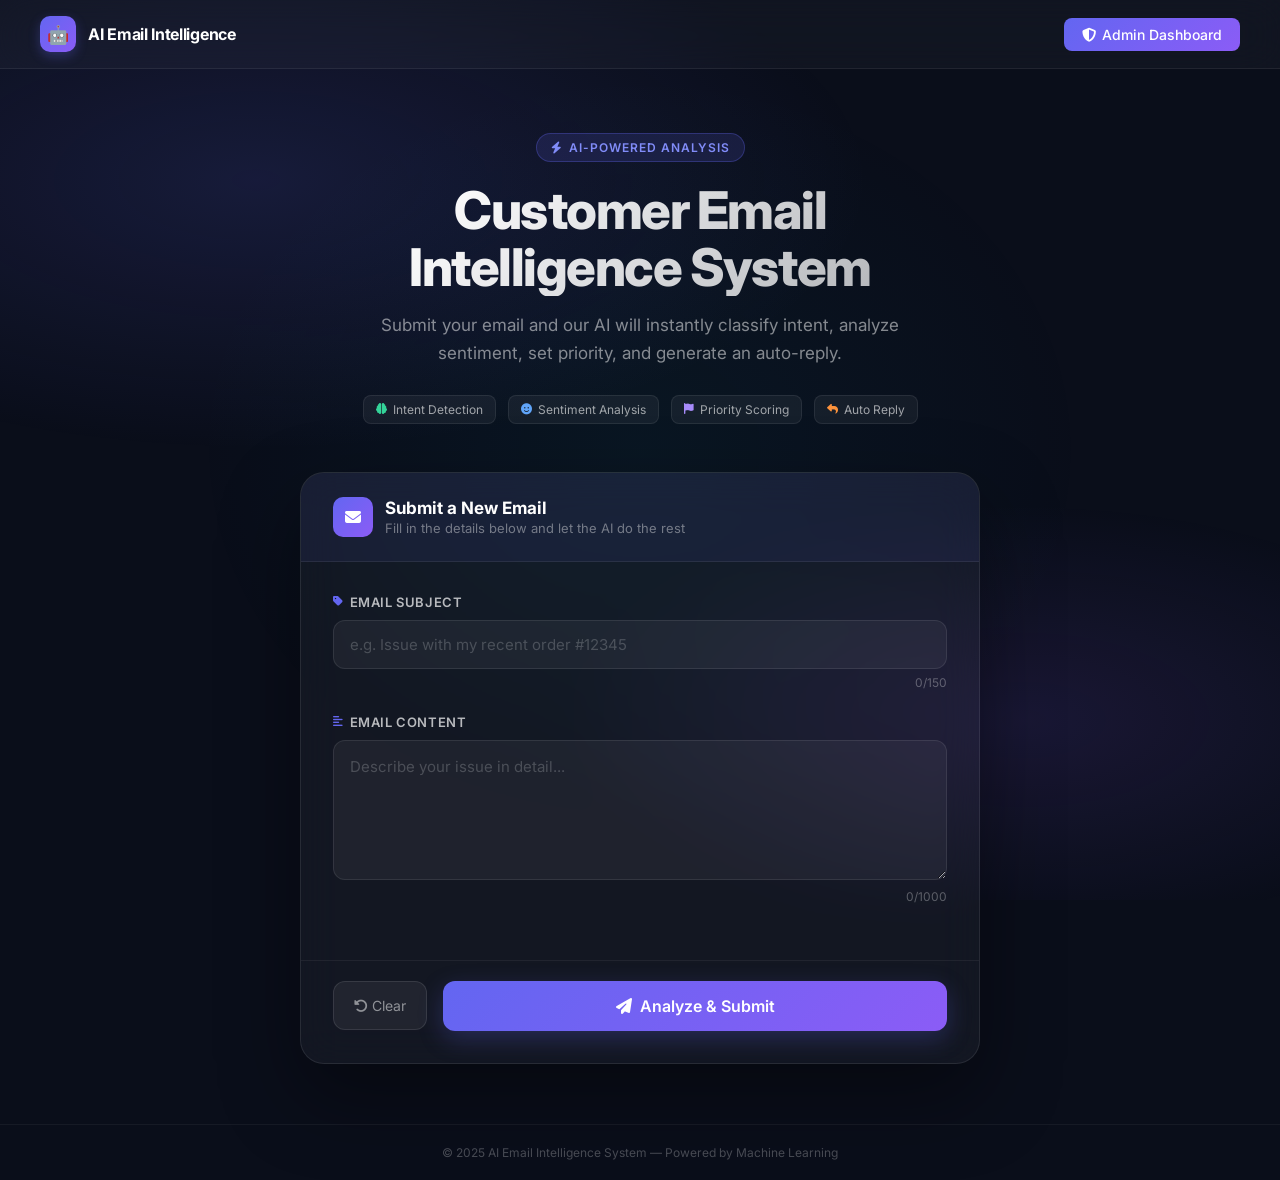
<file: templates/index.html>
<!DOCTYPE html>
<html lang="en">
<head>
    <meta charset="UTF-8">
    <meta name="viewport" content="width=device-width, initial-scale=1.0">
    <title>Submit Email | AI Email Intelligence</title>
    <meta name="description" content="Submit your customer service email for AI-powered analysis and instant response.">
    <script src="/static/theme-init.js"></script>
    <link rel="stylesheet" href="/static/theme.css">
    <link href="https://fonts.googleapis.com/css2?family=Inter:wght@300;400;500;600;700&display=swap" rel="stylesheet">
    <link rel="stylesheet" href="https://cdnjs.cloudflare.com/ajax/libs/font-awesome/6.5.0/css/all.min.css">
    <style>
        * { margin: 0; padding: 0; box-sizing: border-box; }

        body {
            font-family: 'Inter', sans-serif;
            min-height: 100vh;
            background: #0a0e1a;
            color: #fff;
            display: flex;
            flex-direction: column;
        }

        /* Background */
        .bg-gradient {
            position: fixed;
            inset: 0;
            background:
                radial-gradient(ellipse 80% 50% at 20% 20%, rgba(99,102,241,0.15) 0%, transparent 60%),
                radial-gradient(ellipse 60% 40% at 80% 80%, rgba(139,92,246,0.12) 0%, transparent 60%),
                radial-gradient(ellipse 50% 60% at 50% 50%, rgba(6,182,212,0.05) 0%, transparent 70%);
            z-index: 0;
            pointer-events: none;
        }

        /* Navbar */
        .navbar {
            position: relative;
            z-index: 10;
            display: flex;
            align-items: center;
            justify-content: space-between;
            padding: 16px 40px;
            background: rgba(255,255,255,0.03);
            border-bottom: 1px solid rgba(255,255,255,0.07);
            backdrop-filter: blur(20px);
        }

        .nav-brand {
            display: flex;
            align-items: center;
            gap: 12px;
            text-decoration: none;
        }

        .nav-logo {
            width: 36px;
            height: 36px;
            border-radius: 10px;
            background: linear-gradient(135deg, #6366f1, #8b5cf6);
            display: flex;
            align-items: center;
            justify-content: center;
            font-size: 18px;
            box-shadow: 0 4px 12px rgba(99,102,241,0.3);
        }

        .nav-title {
            font-size: 16px;
            font-weight: 700;
            color: #fff;
            letter-spacing: -0.3px;
        }

        .nav-links {
            display: flex;
            align-items: center;
            gap: 8px;
        }

        .nav-link {
            padding: 8px 16px;
            border-radius: 8px;
            text-decoration: none;
            font-size: 14px;
            font-weight: 500;
            color: rgba(255,255,255,0.6);
            transition: all 0.2s;
        }

        .nav-link:hover { background: rgba(255,255,255,0.08); color: #fff; }

        .nav-link.primary {
            background: linear-gradient(135deg, #6366f1, #8b5cf6);
            color: #fff;
            padding: 8px 18px;
        }
        .nav-link.primary:hover { opacity: 0.9; box-shadow: 0 4px 14px rgba(99,102,241,0.4); }

        /* Hero */
        .hero {
            position: relative;
            z-index: 1;
            text-align: center;
            padding: 64px 20px 48px;
        }

        .hero-badge {
            display: inline-flex;
            align-items: center;
            gap: 6px;
            padding: 6px 14px;
            background: rgba(99,102,241,0.15);
            border: 1px solid rgba(99,102,241,0.3);
            border-radius: 100px;
            font-size: 12px;
            font-weight: 600;
            color: #818cf8;
            text-transform: uppercase;
            letter-spacing: 1px;
            margin-bottom: 20px;
        }

        .hero h1 {
            font-size: clamp(32px, 5vw, 52px);
            font-weight: 800;
            letter-spacing: -1.5px;
            line-height: 1.1;
            background: linear-gradient(135deg, #fff 30%, rgba(255,255,255,0.5));
            -webkit-background-clip: text;
            -webkit-text-fill-color: transparent;
            margin-bottom: 16px;
        }

        .hero p {
            font-size: 17px;
            color: rgba(255,255,255,0.5);
            max-width: 520px;
            margin: 0 auto;
            line-height: 1.6;
        }

        /* Features row */
        .features-row {
            display: flex;
            justify-content: center;
            gap: 12px;
            flex-wrap: wrap;
            margin-top: 28px;
        }

        .feature-pill {
            display: flex;
            align-items: center;
            gap: 6px;
            padding: 6px 12px;
            background: rgba(255,255,255,0.05);
            border: 1px solid rgba(255,255,255,0.08);
            border-radius: 8px;
            font-size: 12px;
            color: rgba(255,255,255,0.6);
        }

        .feature-pill i { font-size: 11px; }
        .feature-pill.green i { color: #34d399; }
        .feature-pill.blue i { color: #60a5fa; }
        .feature-pill.purple i { color: #a78bfa; }
        .feature-pill.orange i { color: #fb923c; }

        /* Main content */
        .main {
            position: relative;
            z-index: 1;
            flex: 1;
            display: flex;
            align-items: flex-start;
            justify-content: center;
            padding: 0 20px 60px;
        }

        .form-card {
            width: 100%;
            max-width: 680px;
            background: rgba(255,255,255,0.04);
            border: 1px solid rgba(255,255,255,0.09);
            border-radius: 24px;
            overflow: hidden;
            box-shadow: 0 32px 80px rgba(0,0,0,0.4);
            backdrop-filter: blur(20px);
        }

        .form-card-header {
            padding: 24px 32px;
            background: rgba(99,102,241,0.08);
            border-bottom: 1px solid rgba(255,255,255,0.07);
            display: flex;
            align-items: center;
            gap: 12px;
        }

        .form-card-header i {
            width: 40px;
            height: 40px;
            border-radius: 10px;
            background: linear-gradient(135deg, #6366f1, #8b5cf6);
            display: flex;
            align-items: center;
            justify-content: center;
            font-size: 16px;
        }

        .form-card-header h2 {
            font-size: 17px;
            font-weight: 700;
            color: #fff;
        }

        .form-card-header p {
            font-size: 13px;
            color: rgba(255,255,255,0.4);
            margin-top: 2px;
        }

        .form-body {
            padding: 32px;
        }

        .form-group {
            margin-bottom: 24px;
        }

        .form-label {
            display: flex;
            align-items: center;
            gap: 6px;
            font-size: 13px;
            font-weight: 600;
            color: rgba(255,255,255,0.7);
            text-transform: uppercase;
            letter-spacing: 0.6px;
            margin-bottom: 10px;
        }

        .form-label i { font-size: 11px; color: #6366f1; }

        .form-input, .form-textarea {
            width: 100%;
            padding: 14px 16px;
            background: rgba(255,255,255,0.05);
            border: 1px solid rgba(255,255,255,0.09);
            border-radius: 12px;
            color: #fff;
            font-size: 15px;
            font-family: 'Inter', sans-serif;
            transition: all 0.3s ease;
            outline: none;
        }

        .form-input::placeholder, .form-textarea::placeholder { color: rgba(255,255,255,0.2); }

        .form-input:focus, .form-textarea:focus {
            border-color: #6366f1;
            background: rgba(99,102,241,0.07);
            box-shadow: 0 0 0 3px rgba(99,102,241,0.15);
        }

        .form-textarea {
            resize: vertical;
            min-height: 140px;
            line-height: 1.6;
        }

        .char-count {
            text-align: right;
            font-size: 12px;
            color: rgba(255,255,255,0.3);
            margin-top: 6px;
        }

        .form-footer {
            padding: 20px 32px 32px;
            border-top: 1px solid rgba(255,255,255,0.06);
            display: flex;
            align-items: center;
            gap: 16px;
        }

        .btn-submit {
            flex: 1;
            padding: 15px 24px;
            background: linear-gradient(135deg, #6366f1, #8b5cf6);
            border: none;
            border-radius: 12px;
            color: #fff;
            font-size: 16px;
            font-weight: 600;
            font-family: 'Inter', sans-serif;
            cursor: pointer;
            transition: all 0.3s ease;
            display: flex;
            align-items: center;
            justify-content: center;
            gap: 8px;
            box-shadow: 0 8px 24px rgba(99,102,241,0.25);
        }

        .btn-submit:hover { transform: translateY(-2px); box-shadow: 0 12px 32px rgba(99,102,241,0.4); }
        .btn-submit:active { transform: translateY(0); }

        .btn-clear {
            padding: 15px 20px;
            background: rgba(255,255,255,0.06);
            border: 1px solid rgba(255,255,255,0.1);
            border-radius: 12px;
            color: rgba(255,255,255,0.5);
            font-size: 14px;
            font-family: 'Inter', sans-serif;
            cursor: pointer;
            transition: all 0.2s;
        }

        .btn-clear:hover { background: rgba(255,255,255,0.1); color: #fff; }

        /* Success toast */
        .toast {
            position: fixed;
            bottom: 24px;
            right: 24px;
            background: linear-gradient(135deg, #059669, #10b981);
            color: #fff;
            padding: 14px 20px;
            border-radius: 12px;
            font-size: 14px;
            font-weight: 500;
            display: flex;
            align-items: center;
            gap: 10px;
            box-shadow: 0 8px 24px rgba(5,150,105,0.4);
            transform: translateY(80px);
            opacity: 0;
            transition: all 0.4s cubic-bezier(0.34,1.56,0.64,1);
            z-index: 1000;
        }

        .toast.show { transform: translateY(0); opacity: 1; }

        /* Footer */
        .footer {
            position: relative;
            z-index: 1;
            text-align: center;
            padding: 20px;
            border-top: 1px solid rgba(255,255,255,0.05);
            font-size: 12px;
            color: rgba(255,255,255,0.25);
        }
    </style>
</head>
<body>
    <div class="bg-gradient"></div>

    <nav class="navbar">
        <a href="/" class="nav-brand" style="text-decoration:none;">
            <div class="nav-logo">🤖</div>
            <span class="nav-title">AI Email Intelligence</span>
        </a>
        <div class="nav-links">
            <a href="/login" class="nav-link primary"><i class="fas fa-shield-halved" style="margin-right:6px;"></i>Admin Dashboard</a>
        </div>
    </nav>

    <section class="hero">
        <div class="hero-badge"><i class="fas fa-bolt"></i> AI-Powered Analysis</div>
        <h1>Customer Email<br>Intelligence System</h1>
        <p>Submit your email and our AI will instantly classify intent, analyze sentiment, set priority, and generate an auto-reply.</p>
        <div class="features-row">
            <div class="feature-pill green"><i class="fas fa-brain"></i> Intent Detection</div>
            <div class="feature-pill blue"><i class="fas fa-face-smile"></i> Sentiment Analysis</div>
            <div class="feature-pill purple"><i class="fas fa-flag"></i> Priority Scoring</div>
            <div class="feature-pill orange"><i class="fas fa-reply"></i> Auto Reply</div>
        </div>
    </section>

    <main class="main">
        <div class="form-card">
            <div class="form-card-header">
                <i class="fas fa-envelope"></i>
                <div>
                    <h2>Submit a New Email</h2>
                    <p>Fill in the details below and let the AI do the rest</p>
                </div>
            </div>
            <form method="POST" id="emailForm">
                <div class="form-body">
                    <div class="form-group">
                        <label class="form-label"><i class="fas fa-tag"></i> Email Subject</label>
                        <input type="text" name="subject" class="form-input" id="subjectInput"
                            placeholder="e.g. Issue with my recent order #12345" required maxlength="150">
                        <div class="char-count"><span id="subjectCount">0</span>/150</div>
                    </div>

                    <div class="form-group">
                        <label class="form-label"><i class="fas fa-align-left"></i> Email Content</label>
                        <textarea name="content" class="form-textarea" id="contentInput"
                            placeholder="Describe your issue in detail..." required maxlength="1000"></textarea>
                        <div class="char-count"><span id="contentCount">0</span>/1000</div>
                    </div>
                </div>
                <div class="form-footer">
                    <button type="button" class="btn-clear" onclick="clearForm()">
                        <i class="fas fa-rotate-left"></i> Clear
                    </button>
                    <button type="submit" class="btn-submit" id="submitBtn">
                        <i class="fas fa-paper-plane"></i>
                        <span>Analyze & Submit</span>
                    </button>
                </div>
            </form>
        </div>
    </main>

    <div class="toast" id="toast">
        <i class="fas fa-check-circle"></i>
        <span>Email submitted successfully! AI analysis complete.</span>
    </div>

    <footer class="footer">
        &copy; 2025 AI Email Intelligence System &mdash; Powered by Machine Learning
    </footer>

    <script>
        // Char counters
        document.getElementById('subjectInput').addEventListener('input', function() {
            document.getElementById('subjectCount').textContent = this.value.length;
        });
        document.getElementById('contentInput').addEventListener('input', function() {
            document.getElementById('contentCount').textContent = this.value.length;
        });

        // Clear form
        function clearForm() {
            document.getElementById('emailForm').reset();
            document.getElementById('subjectCount').textContent = '0';
            document.getElementById('contentCount').textContent = '0';
        }

        // Submit animation
        document.getElementById('emailForm').addEventListener('submit', function() {
            const btn = document.getElementById('submitBtn');
            btn.innerHTML = '<i class="fas fa-spinner fa-spin"></i><span>Analyzing...</span>';
            btn.disabled = true;

            // Show toast after a moment
            setTimeout(() => {
                const toast = document.getElementById('toast');
                toast.classList.add('show');
                setTimeout(() => toast.classList.remove('show'), 4000);
            }, 800);
        });
    </script>
</body>
</html>
</file>
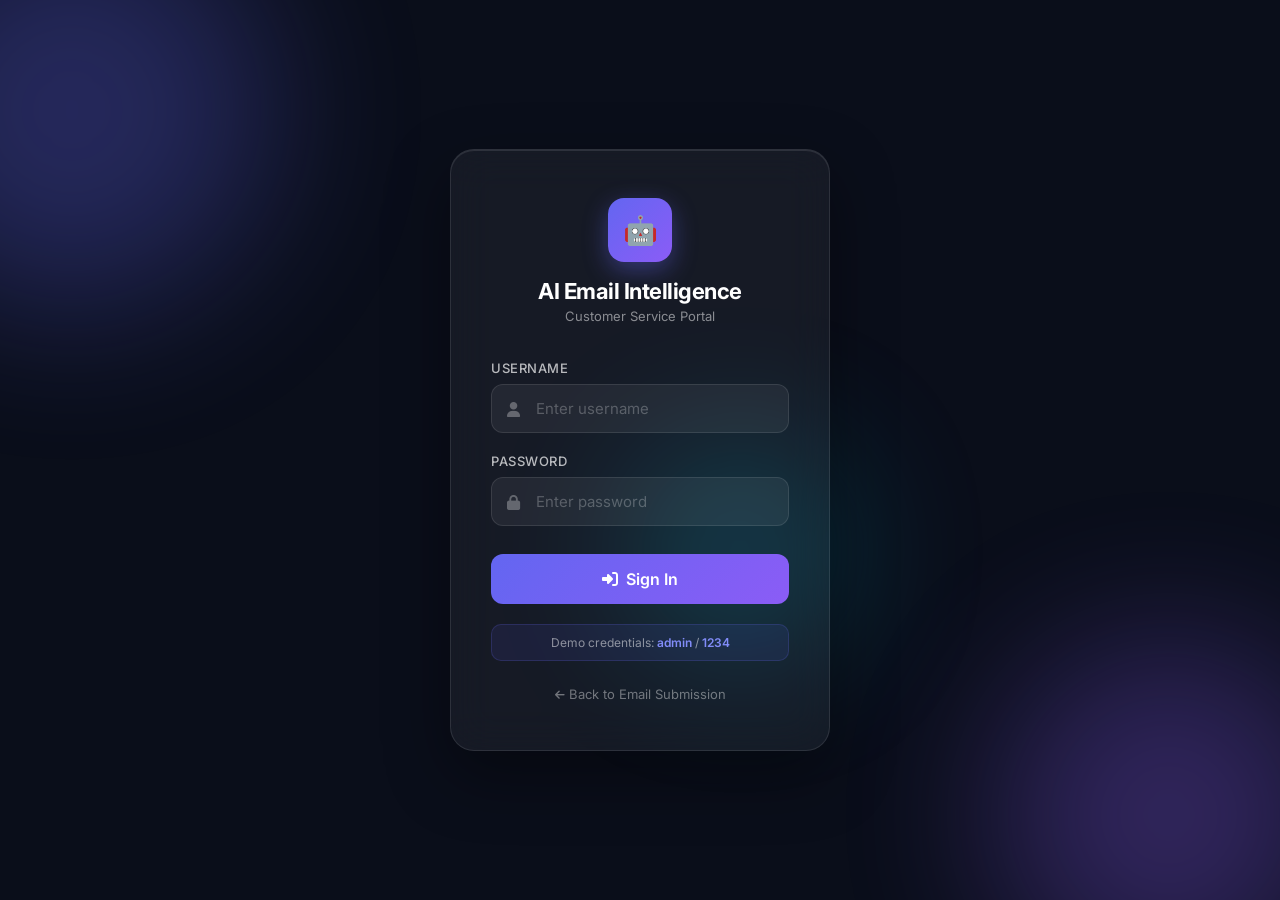
<file: templates/login.html>
<!DOCTYPE html>
<html lang="en">
<head>
    <meta charset="UTF-8">
    <meta name="viewport" content="width=device-width, initial-scale=1.0">
    <title>Admin Login | AI Email Intelligence</title>
    <script src="/static/theme-init.js"></script>
    <link rel="stylesheet" href="/static/theme.css">
    <link href="https://fonts.googleapis.com/css2?family=Inter:wght@300;400;500;600;700&display=swap" rel="stylesheet">
    <link rel="stylesheet" href="https://cdnjs.cloudflare.com/ajax/libs/font-awesome/6.5.0/css/all.min.css">
    <style>
        * { margin: 0; padding: 0; box-sizing: border-box; }

        body {
            font-family: 'Inter', sans-serif;
            min-height: 100vh;
            display: flex;
            align-items: center;
            justify-content: center;
            background: #0a0e1a;
            overflow: hidden;
            position: relative;
        }

        /* Animated background */
        .bg-orbs {
            position: fixed;
            inset: 0;
            z-index: 0;
            pointer-events: none;
        }
        .orb {
            position: absolute;
            border-radius: 50%;
            filter: blur(80px);
            opacity: 0.3;
            animation: float 8s ease-in-out infinite;
        }
        .orb-1 { width: 400px; height: 400px; background: #6366f1; top: -10%; left: -10%; animation-delay: 0s; }
        .orb-2 { width: 350px; height: 350px; background: #8b5cf6; bottom: -10%; right: -5%; animation-delay: 3s; }
        .orb-3 { width: 200px; height: 200px; background: #06b6d4; top: 50%; left: 50%; animation-delay: 5s; }

        @keyframes float {
            0%, 100% { transform: translateY(0) scale(1); }
            50% { transform: translateY(-30px) scale(1.05); }
        }

        .login-container {
            position: relative;
            z-index: 1;
            width: 100%;
            max-width: 420px;
            padding: 20px;
        }

        .login-card {
            background: rgba(255,255,255,0.05);
            border: 1px solid rgba(255,255,255,0.1);
            border-radius: 24px;
            padding: 48px 40px;
            backdrop-filter: blur(20px);
            box-shadow: 0 24px 64px rgba(0,0,0,0.4), inset 0 1px 0 rgba(255,255,255,0.1);
            animation: slideUp 0.6s ease forwards;
        }

        @keyframes slideUp {
            from { opacity: 0; transform: translateY(30px); }
            to { opacity: 1; transform: translateY(0); }
        }

        .logo {
            text-align: center;
            margin-bottom: 36px;
        }

        .logo-icon {
            width: 64px;
            height: 64px;
            border-radius: 16px;
            background: linear-gradient(135deg, #6366f1, #8b5cf6);
            display: flex;
            align-items: center;
            justify-content: center;
            margin: 0 auto 16px;
            font-size: 28px;
            box-shadow: 0 8px 24px rgba(99,102,241,0.4);
        }

        .logo h1 {
            font-size: 22px;
            font-weight: 700;
            color: #fff;
            letter-spacing: -0.5px;
        }

        .logo p {
            font-size: 13px;
            color: rgba(255,255,255,0.5);
            margin-top: 4px;
        }

        .form-group {
            margin-bottom: 20px;
        }

        .form-group label {
            display: block;
            font-size: 13px;
            font-weight: 500;
            color: rgba(255,255,255,0.7);
            margin-bottom: 8px;
            letter-spacing: 0.5px;
            text-transform: uppercase;
        }

        .input-wrapper {
            position: relative;
        }

        .input-wrapper i {
            position: absolute;
            left: 16px;
            top: 50%;
            transform: translateY(-50%);
            color: rgba(255,255,255,0.3);
            font-size: 15px;
            pointer-events: none;
        }

        .form-group input {
            width: 100%;
            padding: 14px 16px 14px 44px;
            background: rgba(255,255,255,0.06);
            border: 1px solid rgba(255,255,255,0.1);
            border-radius: 12px;
            color: #fff;
            font-size: 15px;
            font-family: 'Inter', sans-serif;
            transition: all 0.3s ease;
            outline: none;
        }

        .form-group input::placeholder { color: rgba(255,255,255,0.25); }

        .form-group input:focus {
            border-color: #6366f1;
            background: rgba(99,102,241,0.08);
            box-shadow: 0 0 0 3px rgba(99,102,241,0.2);
        }

        .btn-login {
            width: 100%;
            padding: 15px;
            background: linear-gradient(135deg, #6366f1, #8b5cf6);
            border: none;
            border-radius: 12px;
            color: #fff;
            font-size: 16px;
            font-weight: 600;
            font-family: 'Inter', sans-serif;
            cursor: pointer;
            transition: all 0.3s ease;
            margin-top: 8px;
            position: relative;
            overflow: hidden;
        }

        .btn-login::before {
            content: '';
            position: absolute;
            inset: 0;
            background: linear-gradient(135deg, #818cf8, #a78bfa);
            opacity: 0;
            transition: opacity 0.3s;
        }

        .btn-login:hover::before { opacity: 1; }
        .btn-login:hover { transform: translateY(-1px); box-shadow: 0 8px 24px rgba(99,102,241,0.4); }
        .btn-login:active { transform: translateY(0); }

        .btn-login span { position: relative; z-index: 1; }

        .back-link {
            text-align: center;
            margin-top: 24px;
        }

        .back-link a {
            color: rgba(255,255,255,0.4);
            text-decoration: none;
            font-size: 13px;
            transition: color 0.2s;
        }
        .back-link a:hover { color: #6366f1; }

        .hint {
            background: rgba(99,102,241,0.1);
            border: 1px solid rgba(99,102,241,0.2);
            border-radius: 10px;
            padding: 10px 14px;
            margin-top: 20px;
            font-size: 12px;
            color: rgba(255,255,255,0.5);
            text-align: center;
        }
        .hint span { color: #818cf8; font-weight: 600; }
    </style>
</head>
<body>
    <div class="bg-orbs">
        <div class="orb orb-1"></div>
        <div class="orb orb-2"></div>
        <div class="orb orb-3"></div>
    </div>

    <div class="login-container">
        <div class="login-card">
            <div class="logo">
                <div class="logo-icon">🤖</div>
                <h1>AI Email Intelligence</h1>
                <p>Customer Service Portal</p>
            </div>

            <form method="POST" id="loginForm">
                <div class="form-group">
                    <label>Username</label>
                    <div class="input-wrapper">
                        <i class="fas fa-user"></i>
                        <input type="text" name="username" id="username" placeholder="Enter username" required autocomplete="username">
                    </div>
                </div>

                <div class="form-group">
                    <label>Password</label>
                    <div class="input-wrapper">
                        <i class="fas fa-lock"></i>
                        <input type="password" name="password" id="password" placeholder="Enter password" required autocomplete="current-password">
                    </div>
                </div>

                <button type="submit" class="btn-login" id="loginBtn">
                    <span><i class="fas fa-sign-in-alt" style="margin-right:8px;"></i>Sign In</span>
                </button>
            </form>

            <div class="hint">
                Demo credentials: <span>admin</span> / <span>1234</span>
            </div>

            <div class="back-link">
                <a href="/"><i class="fas fa-arrow-left" style="margin-right:4px;font-size:11px;"></i>Back to Email Submission</a>
            </div>
        </div>
    </div>

    <script>
        document.getElementById('loginForm').addEventListener('submit', function() {
            const btn = document.getElementById('loginBtn');
            btn.innerHTML = '<span><i class="fas fa-spinner fa-spin" style="margin-right:8px;"></i>Signing in...</span>';
            btn.disabled = true;
        });
    </script>
</body>
</html>
</file>
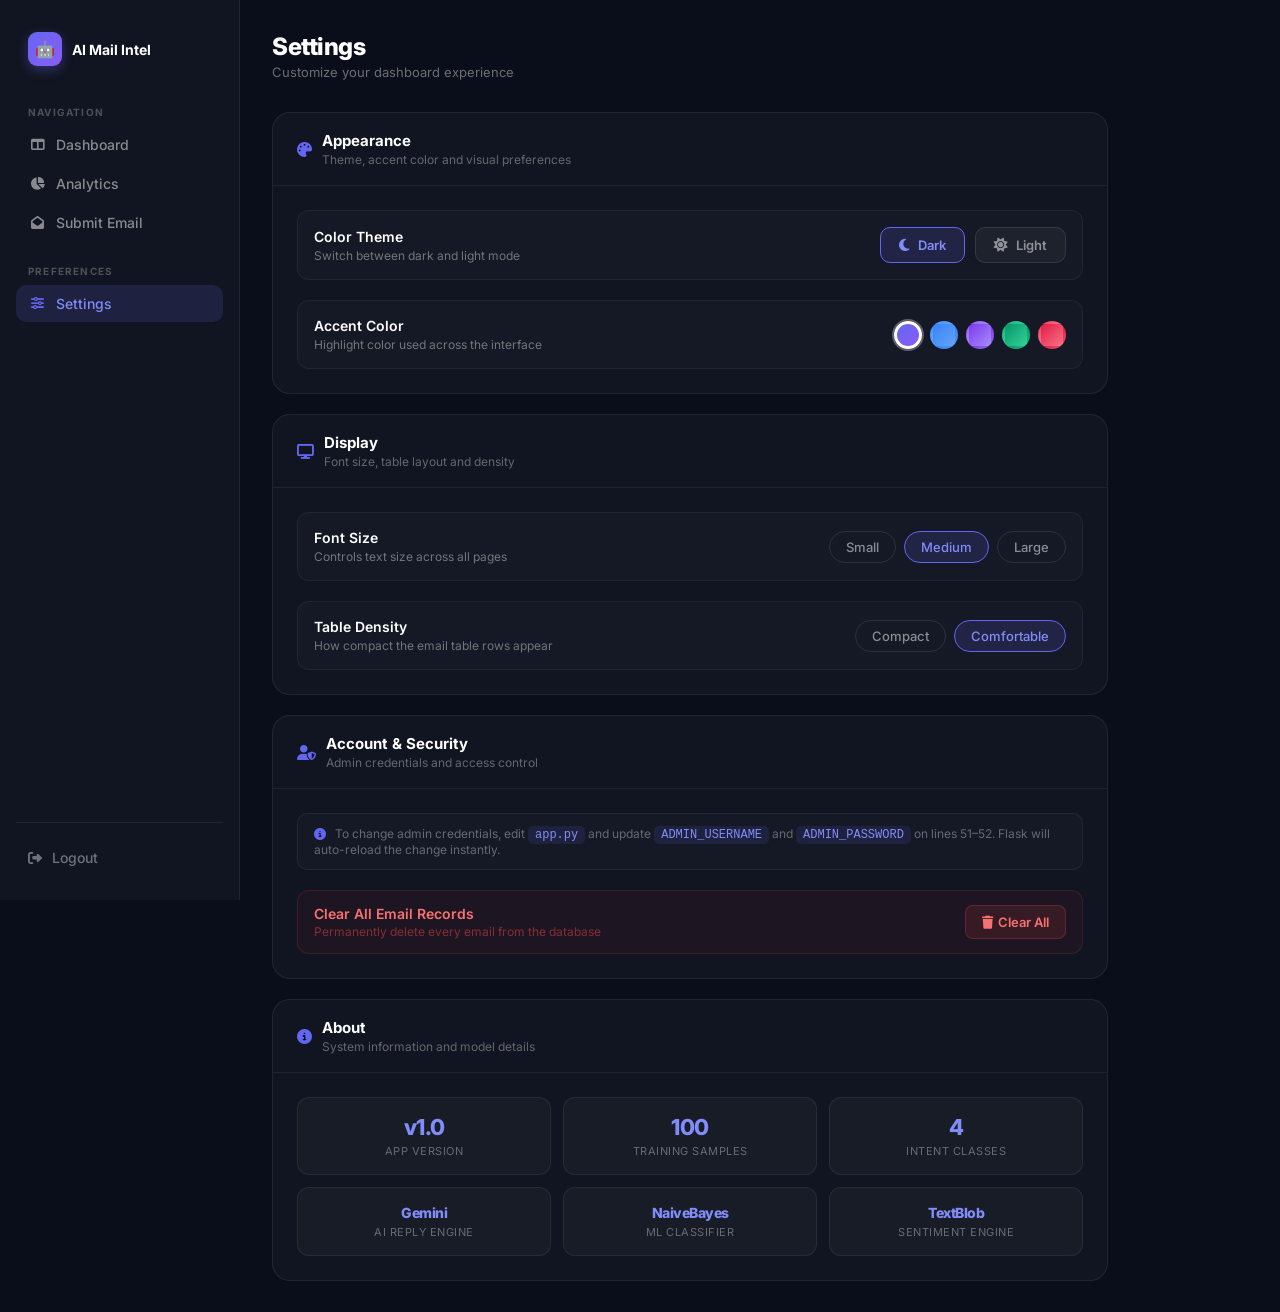
<file: templates/settings.html>
<!DOCTYPE html>
<html lang="en">
<head>
    <meta charset="UTF-8">
    <meta name="viewport" content="width=device-width, initial-scale=1.0">
    <title>Settings | AI Email Intelligence</title>
    <script src="/static/theme-init.js"></script>
    <link rel="stylesheet" href="/static/theme.css">
    <link href="https://fonts.googleapis.com/css2?family=Inter:wght@300;400;500;600;700&display=swap" rel="stylesheet">
    <link rel="stylesheet" href="https://cdnjs.cloudflare.com/ajax/libs/font-awesome/6.5.0/css/all.min.css">
    <style>
        * { margin:0; padding:0; box-sizing:border-box; }
        body { font-family:'Inter',sans-serif; background:#0a0e1a; color:#fff; min-height:100vh; }

        .sidebar { position:fixed; left:0; top:0; bottom:0; width:240px; background:rgba(255,255,255,0.03); border-right:1px solid rgba(255,255,255,0.07); padding:24px 16px; display:flex; flex-direction:column; z-index:100; }
        .sidebar-logo { display:flex; align-items:center; gap:10px; padding:8px 12px; margin-bottom:32px; }
        .sidebar-logo-icon { width:34px; height:34px; border-radius:9px; background:linear-gradient(135deg,#6366f1,#8b5cf6); display:flex; align-items:center; justify-content:center; font-size:16px; box-shadow:0 4px 12px rgba(99,102,241,0.35); }
        .sidebar-logo span { font-size:14px; font-weight:700; color:#fff; }
        .sidebar-section { font-size:10px; font-weight:700; text-transform:uppercase; letter-spacing:1.2px; color:rgba(255,255,255,0.25); padding:0 12px; margin-bottom:8px; }
        .sidebar-nav { display:flex; flex-direction:column; gap:2px; margin-bottom:24px; }
        .sidebar-link { display:flex; align-items:center; gap:10px; padding:10px 12px; border-radius:10px; text-decoration:none; font-size:14px; font-weight:500; color:rgba(255,255,255,0.5); transition:all 0.2s; }
        .sidebar-link i { width:18px; text-align:center; font-size:13px; }
        .sidebar-link:hover { background:rgba(255,255,255,0.06); color:#fff; }
        .sidebar-link.active { background:rgba(99,102,241,0.15); color:#818cf8; }
        .sidebar-link.active i { color:#6366f1; }
        .sidebar-footer { margin-top:auto; padding-top:16px; border-top:1px solid rgba(255,255,255,0.07); }
        .logout-btn { display:flex; align-items:center; gap:10px; padding:10px 12px; border-radius:10px; text-decoration:none; font-size:14px; font-weight:500; color:rgba(255,255,255,0.4); transition:all 0.2s; width:100%; background:none; border:none; cursor:pointer; font-family:'Inter',sans-serif; }
        .logout-btn:hover { background:rgba(239,68,68,0.1); color:#f87171; }

        .main { margin-left:240px; padding:32px; max-width:900px; }
        .topbar { display:flex; align-items:center; justify-content:space-between; margin-bottom:32px; }
        .topbar-left h1 { font-size:24px; font-weight:800; letter-spacing:-0.5px; }
        .topbar-left p { font-size:13px; color:rgba(255,255,255,0.4); margin-top:3px; }

        /* Settings sections */
        .settings-grid { display:flex; flex-direction:column; gap:20px; }
        .settings-card { background:rgba(255,255,255,0.03); border:1px solid rgba(255,255,255,0.07); border-radius:18px; overflow:hidden; }
        .settings-card-header { padding:18px 24px; border-bottom:1px solid rgba(255,255,255,0.06); display:flex; align-items:center; gap:10px; }
        .settings-card-header i { color:#6366f1; font-size:15px; }
        .settings-card-header h2 { font-size:15px; font-weight:700; }
        .settings-card-header p { font-size:12px; color:rgba(255,255,255,0.35); margin-top:2px; }
        .settings-body { padding:24px; display:flex; flex-direction:column; gap:20px; }

        .setting-row { display:flex; align-items:center; justify-content:space-between; gap:20px; padding:16px; background:rgba(255,255,255,0.02); border:1px solid rgba(255,255,255,0.05); border-radius:12px; }
        .setting-info h3 { font-size:14px; font-weight:600; margin-bottom:3px; }
        .setting-info p { font-size:12px; color:rgba(255,255,255,0.4); }

        /* Toggle switch */
        .toggle { position:relative; width:48px; height:26px; flex-shrink:0; }
        .toggle input { opacity:0; width:0; height:0; }
        .toggle-slider { position:absolute; inset:0; background:rgba(255,255,255,0.1); border-radius:100px; cursor:pointer; transition:0.3s; border:1px solid rgba(255,255,255,0.15); }
        .toggle-slider::before { content:''; position:absolute; width:20px; height:20px; left:2px; top:2px; background:#fff; border-radius:50%; transition:0.3s; box-shadow:0 2px 4px rgba(0,0,0,0.3); }
        .toggle input:checked + .toggle-slider { background:linear-gradient(135deg,#6366f1,#8b5cf6); border-color:transparent; }
        .toggle input:checked + .toggle-slider::before { transform:translateX(22px); }

        /* Accent colors */
        .color-swatches { display:flex; gap:8px; }
        .color-swatch { width:28px; height:28px; border-radius:50%; cursor:pointer; border:3px solid transparent; transition:all 0.2s; position:relative; }
        .color-swatch:hover { transform:scale(1.15); }
        .color-swatch.active { border-color:#fff; box-shadow:0 0 0 2px rgba(255,255,255,0.3); }
        .swatch-indigo { background:linear-gradient(135deg,#6366f1,#8b5cf6); }
        .swatch-blue   { background:linear-gradient(135deg,#3b82f6,#60a5fa); }
        .swatch-violet { background:linear-gradient(135deg,#7c3aed,#a78bfa); }
        .swatch-emerald{ background:linear-gradient(135deg,#059669,#34d399); }
        .swatch-rose   { background:linear-gradient(135deg,#e11d48,#fb7185); }

        /* Radio buttons */
        .radio-group { display:flex; gap:8px; flex-wrap:wrap; }
        .radio-option { padding:7px 16px; border-radius:100px; border:1px solid rgba(255,255,255,0.1); font-size:13px; font-weight:500; color:rgba(255,255,255,0.5); cursor:pointer; transition:all 0.2s; user-select:none; }
        .radio-option:hover { border-color:rgba(99,102,241,0.4); color:#818cf8; }
        .radio-option.active { background:rgba(99,102,241,0.15); border-color:#6366f1; color:#818cf8; }

        /* Theme visual toggle */
        .theme-toggle-wrap { display:flex; gap:10px; }
        .theme-btn { display:flex; align-items:center; gap:8px; padding:9px 18px; border-radius:10px; border:1px solid rgba(255,255,255,0.1); background:rgba(255,255,255,0.04); color:rgba(255,255,255,0.5); font-size:13px; font-weight:600; cursor:pointer; transition:all 0.2s; font-family:'Inter',sans-serif; }
        .theme-btn:hover { border-color:rgba(99,102,241,0.4); }
        .theme-btn.active { background:rgba(99,102,241,0.15); border-color:#6366f1; color:#818cf8; }
        .theme-btn i { font-size:14px; }

        /* Toast */
        .toast { position:fixed; bottom:24px; right:24px; background:linear-gradient(135deg,#059669,#10b981); color:#fff; padding:12px 18px; border-radius:12px; font-size:13px; font-weight:500; display:flex; align-items:center; gap:8px; box-shadow:0 8px 24px rgba(5,150,105,0.4); transform:translateY(80px); opacity:0; transition:all 0.4s cubic-bezier(0.34,1.56,0.64,1); z-index:1000; }
        .toast.show { transform:translateY(0); opacity:1; }

        /* Stat chips in about section */
        .about-grid { display:grid; grid-template-columns:repeat(3,1fr); gap:12px; }
        .about-chip { background:rgba(255,255,255,0.03); border:1px solid rgba(255,255,255,0.07); border-radius:12px; padding:16px; text-align:center; }
        .about-chip-val { font-size:22px; font-weight:800; color:#818cf8; letter-spacing:-0.5px; }
        .about-chip-label { font-size:11px; color:rgba(255,255,255,0.35); margin-top:4px; text-transform:uppercase; letter-spacing:0.5px; }

        /* Danger zone */
        .danger-row { display:flex; align-items:center; justify-content:space-between; padding:14px 16px; background:rgba(239,68,68,0.05); border:1px solid rgba(239,68,68,0.15); border-radius:12px; }
        .danger-row h3 { font-size:14px; font-weight:600; color:#f87171; }
        .danger-row p { font-size:12px; color:rgba(239,68,68,0.5); margin-top:2px; }
        .btn-danger-sm { padding:8px 16px; border-radius:8px; background:rgba(239,68,68,0.12); border:1px solid rgba(239,68,68,0.25); color:#f87171; font-size:13px; font-weight:600; cursor:pointer; font-family:'Inter',sans-serif; transition:all 0.2s; }
        .btn-danger-sm:hover { background:rgba(239,68,68,0.22); }
        .credentials-note { font-size:12px; color:rgba(255,255,255,0.35); padding:12px 16px; background:rgba(255,255,255,0.02); border-radius:10px; border:1px solid rgba(255,255,255,0.06); }
        .credentials-note code { color:#818cf8; background:rgba(99,102,241,0.12); padding:2px 7px; border-radius:5px; font-size:12px; }
    </style>
</head>
<body>
<aside class="sidebar">
    <div class="sidebar-logo">
        <div class="sidebar-logo-icon">🤖</div>
        <span>AI Mail Intel</span>
    </div>
    <div class="sidebar-section">Navigation</div>
    <nav class="sidebar-nav">
        <a href="/dashboard" class="sidebar-link"><i class="fas fa-table-columns"></i> Dashboard</a>
        <a href="/stats"     class="sidebar-link"><i class="fas fa-chart-pie"></i> Analytics</a>
        <a href="/"          class="sidebar-link"><i class="fas fa-envelope-open"></i> Submit Email</a>
    </nav>
    <div class="sidebar-section">Preferences</div>
    <nav class="sidebar-nav">
        <a href="/settings" class="sidebar-link active"><i class="fas fa-sliders"></i> Settings</a>
    </nav>
    <div class="sidebar-footer">
        <a href="/logout" class="logout-btn"><i class="fas fa-sign-out-alt"></i> Logout</a>
    </div>
</aside>

<main class="main">
    <div class="topbar">
        <div class="topbar-left">
            <h1>Settings</h1>
            <p>Customize your dashboard experience</p>
        </div>
    </div>

    <div class="settings-grid">

        <!-- Appearance -->
        <div class="settings-card">
            <div class="settings-card-header">
                <i class="fas fa-palette"></i>
                <div>
                    <h2>Appearance</h2>
                    <p>Theme, accent color and visual preferences</p>
                </div>
            </div>
            <div class="settings-body">

                <!-- Theme -->
                <div class="setting-row">
                    <div class="setting-info">
                        <h3>Color Theme</h3>
                        <p>Switch between dark and light mode</p>
                    </div>
                    <div class="theme-toggle-wrap">
                        <button class="theme-btn" id="btnDark" onclick="setTheme('dark')">
                            <i class="fas fa-moon"></i> Dark
                        </button>
                        <button class="theme-btn" id="btnLight" onclick="setTheme('light')">
                            <i class="fas fa-sun"></i> Light
                        </button>
                    </div>
                </div>

                <!-- Accent Color -->
                <div class="setting-row">
                    <div class="setting-info">
                        <h3>Accent Color</h3>
                        <p>Highlight color used across the interface</p>
                    </div>
                    <div class="color-swatches" id="swatches">
                        <div class="color-swatch swatch-indigo" data-accent="indigo" onclick="setAccent('indigo')" title="Indigo"></div>
                        <div class="color-swatch swatch-blue"   data-accent="blue"   onclick="setAccent('blue')"   title="Blue"></div>
                        <div class="color-swatch swatch-violet" data-accent="violet" onclick="setAccent('violet')" title="Violet"></div>
                        <div class="color-swatch swatch-emerald"data-accent="emerald"onclick="setAccent('emerald')"title="Emerald"></div>
                        <div class="color-swatch swatch-rose"   data-accent="rose"   onclick="setAccent('rose')"   title="Rose"></div>
                    </div>
                </div>

            </div>
        </div>

        <!-- Display -->
        <div class="settings-card">
            <div class="settings-card-header">
                <i class="fas fa-display"></i>
                <div>
                    <h2>Display</h2>
                    <p>Font size, table layout and density</p>
                </div>
            </div>
            <div class="settings-body">

                <!-- Font Size -->
                <div class="setting-row">
                    <div class="setting-info">
                        <h3>Font Size</h3>
                        <p>Controls text size across all pages</p>
                    </div>
                    <div class="radio-group" id="fontSizeGroup">
                        <div class="radio-option" data-val="small"  onclick="setFontSize('small')">Small</div>
                        <div class="radio-option" data-val="medium" onclick="setFontSize('medium')">Medium</div>
                        <div class="radio-option" data-val="large"  onclick="setFontSize('large')">Large</div>
                    </div>
                </div>

                <!-- Table Density -->
                <div class="setting-row">
                    <div class="setting-info">
                        <h3>Table Density</h3>
                        <p>How compact the email table rows appear</p>
                    </div>
                    <div class="radio-group" id="densityGroup">
                        <div class="radio-option" data-val="compact"     onclick="setDensity('compact')">Compact</div>
                        <div class="radio-option" data-val="comfortable" onclick="setDensity('comfortable')">Comfortable</div>
                    </div>
                </div>

            </div>
        </div>

        <!-- Account -->
        <div class="settings-card">
            <div class="settings-card-header">
                <i class="fas fa-user-shield"></i>
                <div>
                    <h2>Account & Security</h2>
                    <p>Admin credentials and access control</p>
                </div>
            </div>
            <div class="settings-body">
                <div class="credentials-note">
                    <i class="fas fa-info-circle" style="color:#6366f1;margin-right:6px;"></i>
                    To change admin credentials, edit <code>app.py</code> and update
                    <code>ADMIN_USERNAME</code> and <code>ADMIN_PASSWORD</code> on lines 51–52.
                    Flask will auto-reload the change instantly.
                </div>
                <div class="danger-row">
                    <div>
                        <h3>Clear All Email Records</h3>
                        <p>Permanently delete every email from the database</p>
                    </div>
                    <form method="POST" action="/clear">
                        <button type="submit" class="btn-danger-sm" onclick="return confirm('Delete ALL records? This cannot be undone.')">
                            <i class="fas fa-trash" style="margin-right:5px;"></i>Clear All
                        </button>
                    </form>
                </div>
            </div>
        </div>

        <!-- About -->
        <div class="settings-card">
            <div class="settings-card-header">
                <i class="fas fa-circle-info"></i>
                <div>
                    <h2>About</h2>
                    <p>System information and model details</p>
                </div>
            </div>
            <div class="settings-body">
                <div class="about-grid">
                    <div class="about-chip">
                        <div class="about-chip-val">v1.0</div>
                        <div class="about-chip-label">App Version</div>
                    </div>
                    <div class="about-chip">
                        <div class="about-chip-val">100</div>
                        <div class="about-chip-label">Training Samples</div>
                    </div>
                    <div class="about-chip">
                        <div class="about-chip-val">4</div>
                        <div class="about-chip-label">Intent Classes</div>
                    </div>
                    <div class="about-chip">
                        <div class="about-chip-val" style="font-size:14px;">Gemini</div>
                        <div class="about-chip-label">AI Reply Engine</div>
                    </div>
                    <div class="about-chip">
                        <div class="about-chip-val" style="font-size:14px;">NaiveBayes</div>
                        <div class="about-chip-label">ML Classifier</div>
                    </div>
                    <div class="about-chip">
                        <div class="about-chip-val" style="font-size:14px;">TextBlob</div>
                        <div class="about-chip-label">Sentiment Engine</div>
                    </div>
                </div>
            </div>
        </div>

    </div>
</main>

<div class="toast" id="toast"><i class="fas fa-check-circle"></i> <span id="toastMsg">Setting saved!</span></div>

<script>
    // ── Helpers ──────────────────────────────────────────
    function showToast(msg) {
        document.getElementById('toastMsg').textContent = msg;
        const t = document.getElementById('toast');
        t.classList.add('show');
        setTimeout(() => t.classList.remove('show'), 2500);
    }

    // ── Theme ─────────────────────────────────────────────
    function setTheme(val) {
        document.documentElement.setAttribute('data-theme', val);
        localStorage.setItem('ai_theme', val);
        document.getElementById('btnDark').classList.toggle('active', val === 'dark');
        document.getElementById('btnLight').classList.toggle('active', val === 'light');
        showToast(val === 'dark' ? 'Dark mode enabled' : 'Light mode enabled');
    }

    // ── Accent ───────────────────────────────────────────
    function setAccent(val) {
        document.documentElement.setAttribute('data-accent', val);
        localStorage.setItem('ai_accent', val);
        document.querySelectorAll('.color-swatch').forEach(el => {
            el.classList.toggle('active', el.dataset.accent === val);
        });
        showToast('Accent color updated');
    }

    // ── Font Size ─────────────────────────────────────────
    function setFontSize(val) {
        document.documentElement.setAttribute('data-font-size', val);
        localStorage.setItem('ai_fontSize', val);
        document.querySelectorAll('#fontSizeGroup .radio-option').forEach(el => {
            el.classList.toggle('active', el.dataset.val === val);
        });
        showToast('Font size set to ' + val);
    }

    // ── Density ───────────────────────────────────────────
    function setDensity(val) {
        document.documentElement.setAttribute('data-density', val);
        localStorage.setItem('ai_density', val);
        document.querySelectorAll('#densityGroup .radio-option').forEach(el => {
            el.classList.toggle('active', el.dataset.val === val);
        });
        showToast('Table density updated');
    }

    // ── Init UI from stored values ─────────────────────────
    window.addEventListener('DOMContentLoaded', () => {
        const theme    = localStorage.getItem('ai_theme')    || 'dark';
        const accent   = localStorage.getItem('ai_accent')   || 'indigo';
        const fontSize = localStorage.getItem('ai_fontSize') || 'medium';
        const density  = localStorage.getItem('ai_density')  || 'comfortable';

        document.getElementById('btnDark').classList.toggle('active',  theme === 'dark');
        document.getElementById('btnLight').classList.toggle('active', theme === 'light');

        document.querySelectorAll('.color-swatch').forEach(el =>
            el.classList.toggle('active', el.dataset.accent === accent));

        document.querySelectorAll('#fontSizeGroup .radio-option').forEach(el =>
            el.classList.toggle('active', el.dataset.val === fontSize));

        document.querySelectorAll('#densityGroup .radio-option').forEach(el =>
            el.classList.toggle('active', el.dataset.val === density));
    });
</script>
</body>
</html>
</file>
<file: static/theme.css>
/* ==============================================
   AI EMAIL INTELLIGENCE — GLOBAL THEME SYSTEM
   ============================================== */

/* Smooth transitions */
body, .sidebar, .stat-card, .filters-card, .table-card, .navbar,
.chart-card, .breakdown-card, .info-card, .edit-card, .form-card,
.login-card, .kpi-card, .topbar, thead th, tbody tr, .btn-ghost,
.filter-chip, .breakdown-bar, .modal, input, textarea, .nav-link {
    transition: background 0.3s ease, color 0.2s ease,
                border-color 0.3s ease, box-shadow 0.3s ease;
}

/* ==============================================
   LIGHT THEME OVERRIDES
   ============================================== */
[data-theme="light"] body        { background: #f1f5f9; color: #1e293b; }

/* Sidebar */
[data-theme="light"] .sidebar               { background: #ffffff; border-right-color: rgba(0,0,0,0.08); }
[data-theme="light"] .sidebar-logo span     { color: #1e293b; }
[data-theme="light"] .sidebar-section       { color: #94a3b8; }
[data-theme="light"] .sidebar-link          { color: #64748b; }
[data-theme="light"] .sidebar-link:hover    { background: rgba(0,0,0,0.05); color: #1e293b; }
[data-theme="light"] .sidebar-link.active   { background: rgba(99,102,241,0.1); color: #6366f1; }
[data-theme="light"] .sidebar-link.active i { color: #6366f1; }
[data-theme="light"] .sidebar-footer        { border-top-color: rgba(0,0,0,0.08); }
[data-theme="light"] .logout-btn            { color: #94a3b8; }
[data-theme="light"] .logout-btn:hover      { background: rgba(239,68,68,0.08); color: #dc2626; }

/* Cards */
[data-theme="light"] .stat-card,
[data-theme="light"] .filters-card,
[data-theme="light"] .table-card,
[data-theme="light"] .chart-card,
[data-theme="light"] .breakdown-card,
[data-theme="light"] .info-card,
[data-theme="light"] .edit-card,
[data-theme="light"] .form-card,
[data-theme="light"] .kpi-card      { background: #ffffff; border-color: rgba(0,0,0,0.08); box-shadow: 0 2px 8px rgba(0,0,0,0.06); }

/* Topbar */
[data-theme="light"] .topbar-left h1 { color: #1e293b; }
[data-theme="light"] .topbar-left p  { color: #64748b; }
[data-theme="light"] .table-header-bar { border-bottom-color: rgba(0,0,0,0.07); }
[data-theme="light"] .table-header-bar h3 { color: #1e293b; }
[data-theme="light"] .table-count    { color: #94a3b8; background: rgba(0,0,0,0.04); }

/* Table */
[data-theme="light"] thead th        { background: rgba(0,0,0,0.03); color: #64748b; border-bottom-color: rgba(0,0,0,0.06); }
[data-theme="light"] tbody tr        { border-bottom-color: rgba(0,0,0,0.04); }
[data-theme="light"] tbody tr:hover  { background: rgba(0,0,0,0.02); }
[data-theme="light"] tbody td        { color: #475569; }
[data-theme="light"] .td-subject     { color: #1e293b; }
[data-theme="light"] .conf-val       { color: #94a3b8; }
[data-theme="light"] .conf-bar       { background: rgba(0,0,0,0.07); }

/* Buttons */
[data-theme="light"] .btn-ghost      { background: rgba(0,0,0,0.05); color: #475569; border-color: rgba(0,0,0,0.1); }
[data-theme="light"] .btn-ghost:hover{ background: rgba(0,0,0,0.09); color: #1e293b; }
[data-theme="light"] .btn-danger     { background: rgba(239,68,68,0.08); color: #dc2626; border-color: rgba(239,68,68,0.2); }
[data-theme="light"] .btn-clear      { background: rgba(0,0,0,0.04); border-color: rgba(0,0,0,0.09); color: #64748b; }

/* Filter chips */
[data-theme="light"] .filters-card   { background: rgba(0,0,0,0.02); border-color: rgba(0,0,0,0.07); }
[data-theme="light"] .filters-title  { color: #94a3b8; }
[data-theme="light"] .filter-label   { color: #94a3b8; }
[data-theme="light"] .filter-chip    { background: rgba(0,0,0,0.04); border-color: rgba(0,0,0,0.08); color: #475569; }
[data-theme="light"] .filter-chip:hover { background: rgba(99,102,241,0.08); color: #6366f1; border-color: rgba(99,102,241,0.25); }

/* Stats breakdown */
[data-theme="light"] .breakdown-bar  { background: rgba(0,0,0,0.06); }
[data-theme="light"] .breakdown-name { color: #475569; }
[data-theme="light"] .breakdown-count{ color: #1e293b; }
[data-theme="light"] .chart-card-title { color: #1e293b; }
[data-theme="light"] .chart-card-sub { color: #94a3b8; }
[data-theme="light"] .kpi-label      { color: #94a3b8; }
[data-theme="light"] .kpi-value      { color: inherit; }
[data-theme="light"] .legend-item    { color: #64748b; }

/* Form inputs */
[data-theme="light"] .form-input,
[data-theme="light"] .form-textarea  { background: #f8fafc; border-color: rgba(0,0,0,0.1); color: #1e293b; }
[data-theme="light"] .form-input:focus,
[data-theme="light"] .form-textarea:focus { background: #ffffff; border-color: #6366f1; }
[data-theme="light"] .form-input::placeholder,
[data-theme="light"] .form-textarea::placeholder { color: #94a3b8; }
[data-theme="light"] .form-label     { color: #64748b; }
[data-theme="light"] .form-footer    { border-top-color: rgba(0,0,0,0.06); }
[data-theme="light"] .form-card-header { background: rgba(99,102,241,0.06); border-bottom-color: rgba(0,0,0,0.07); }
[data-theme="light"] .form-card-header h2 { color: #1e293b; }
[data-theme="light"] .form-card-header p  { color: #64748b; }
[data-theme="light"] .char-count     { color: #94a3b8; }

/* Edit page */
[data-theme="light"] .edit-card-header  { background: rgba(99,102,241,0.06); border-bottom-color: rgba(0,0,0,0.07); }
[data-theme="light"] .edit-card-header h2 { color: #1e293b; }
[data-theme="light"] .edit-card-header p  { color: #64748b; }
[data-theme="light"] .info-label     { color: #94a3b8; }
[data-theme="light"] .info-value     { color: #1e293b; }
[data-theme="light"] .info-content-full .info-value { color: #475569; }
[data-theme="light"] .info-card-title { color: #94a3b8; }
[data-theme="light"] .edit-footer    { border-top: none; }

/* Index / navbar */
[data-theme="light"] .navbar         { background: rgba(255,255,255,0.9); border-bottom-color: rgba(0,0,0,0.08); }
[data-theme="light"] .nav-title      { color: #1e293b; }
[data-theme="light"] .nav-link       { color: #64748b; }
[data-theme="light"] .nav-link:hover { background: rgba(0,0,0,0.05); color: #1e293b; }
[data-theme="light"] .hero h1        { background: linear-gradient(135deg,#1e293b 30%,#475569); -webkit-background-clip: text; -webkit-text-fill-color: transparent; }
[data-theme="light"] .hero p         { color: #64748b; }
[data-theme="light"] .hero-badge     { background: rgba(99,102,241,0.08); border-color: rgba(99,102,241,0.2); }
[data-theme="light"] .feature-pill   { background: rgba(0,0,0,0.04); border-color: rgba(0,0,0,0.08); color: #475569; }
[data-theme="light"] .bg-gradient    { background: radial-gradient(ellipse 80% 50% at 20% 20%, rgba(99,102,241,0.07) 0%, transparent 60%), radial-gradient(ellipse 60% 40% at 80% 80%, rgba(139,92,246,0.05) 0%, transparent 60%); }
[data-theme="light"] .footer         { border-top-color: rgba(0,0,0,0.06); color: #94a3b8; }

/* Login page */
[data-theme="light"] .login-card     { background: #ffffff; border-color: rgba(0,0,0,0.1); box-shadow: 0 24px 64px rgba(0,0,0,0.12); }
[data-theme="light"] .logo h1        { color: #1e293b; }
[data-theme="light"] .logo p         { color: #64748b; }
[data-theme="light"] .form-group label { color: #475569; }
[data-theme="light"] .form-group input { background: #f8fafc; border-color: rgba(0,0,0,0.1); color: #1e293b; }
[data-theme="light"] .form-group input:focus { background: #ffffff; }
[data-theme="light"] .form-group input::placeholder { color: #94a3b8; }
[data-theme="light"] .input-wrapper i { color: #94a3b8; }
[data-theme="light"] .back-link a    { color: #94a3b8; }
[data-theme="light"] .hint           { background: rgba(99,102,241,0.06); border-color: rgba(99,102,241,0.15); color: #64748b; }

/* Modal */
[data-theme="light"] .modal-overlay  { background: rgba(0,0,0,0.4); }
[data-theme="light"] .modal          { background: #ffffff; border-color: rgba(0,0,0,0.1); }
[data-theme="light"] .modal h3       { color: #1e293b; }
[data-theme="light"] .modal p        { color: #64748b; }
[data-theme="light"] .modal-cancel   { background: rgba(0,0,0,0.05); color: #475569; border-color: rgba(0,0,0,0.1) !important; }

/* Empty state */
[data-theme="light"] .empty-state p  { color: #94a3b8; }

/* ==============================================
   FONT SIZE SYSTEM
   ============================================== */
[data-font-size="small"]  body { font-size: 13px; }
[data-font-size="medium"] body { font-size: 14px; }
[data-font-size="large"]  body { font-size: 16px; }

/* ==============================================
   TABLE DENSITY
   ============================================== */
[data-density="compact"]     tbody td { padding: 8px 16px; }
[data-density="comfortable"] tbody td { padding: 14px 20px; }
</file>
